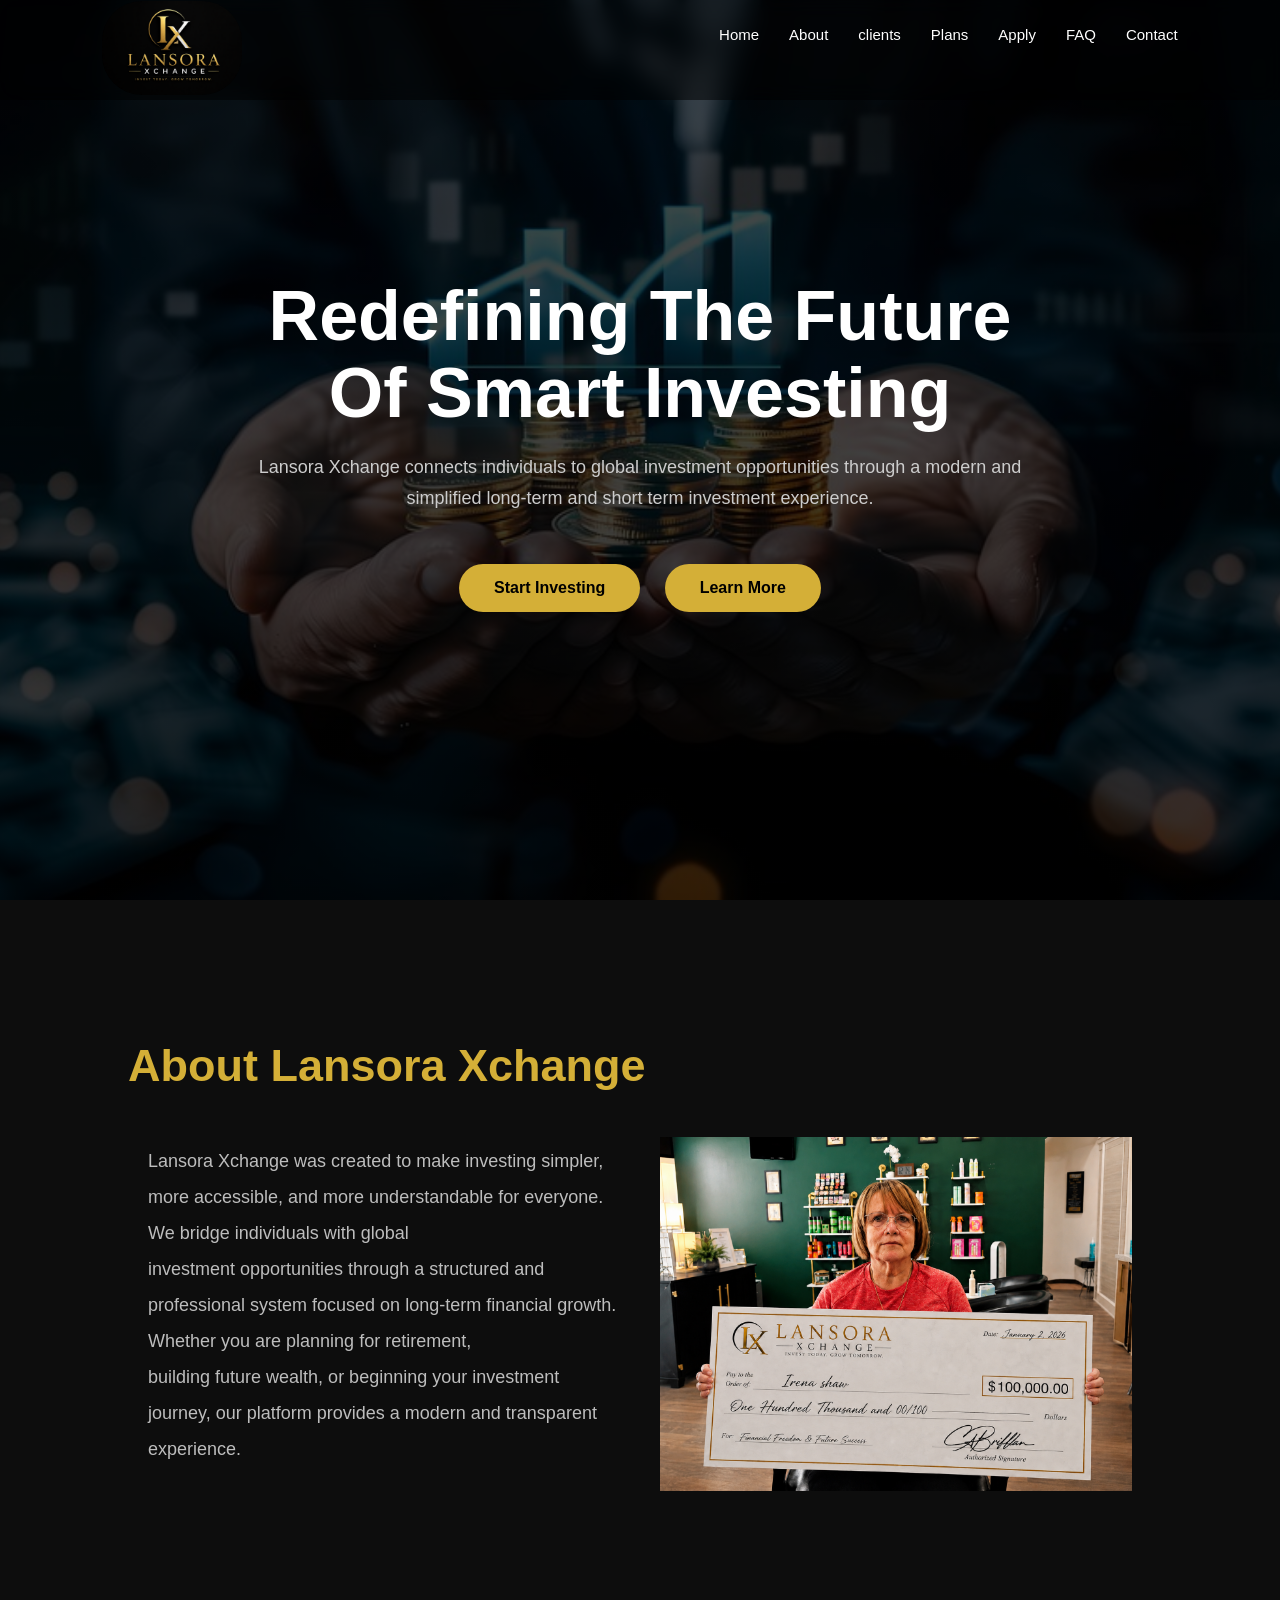
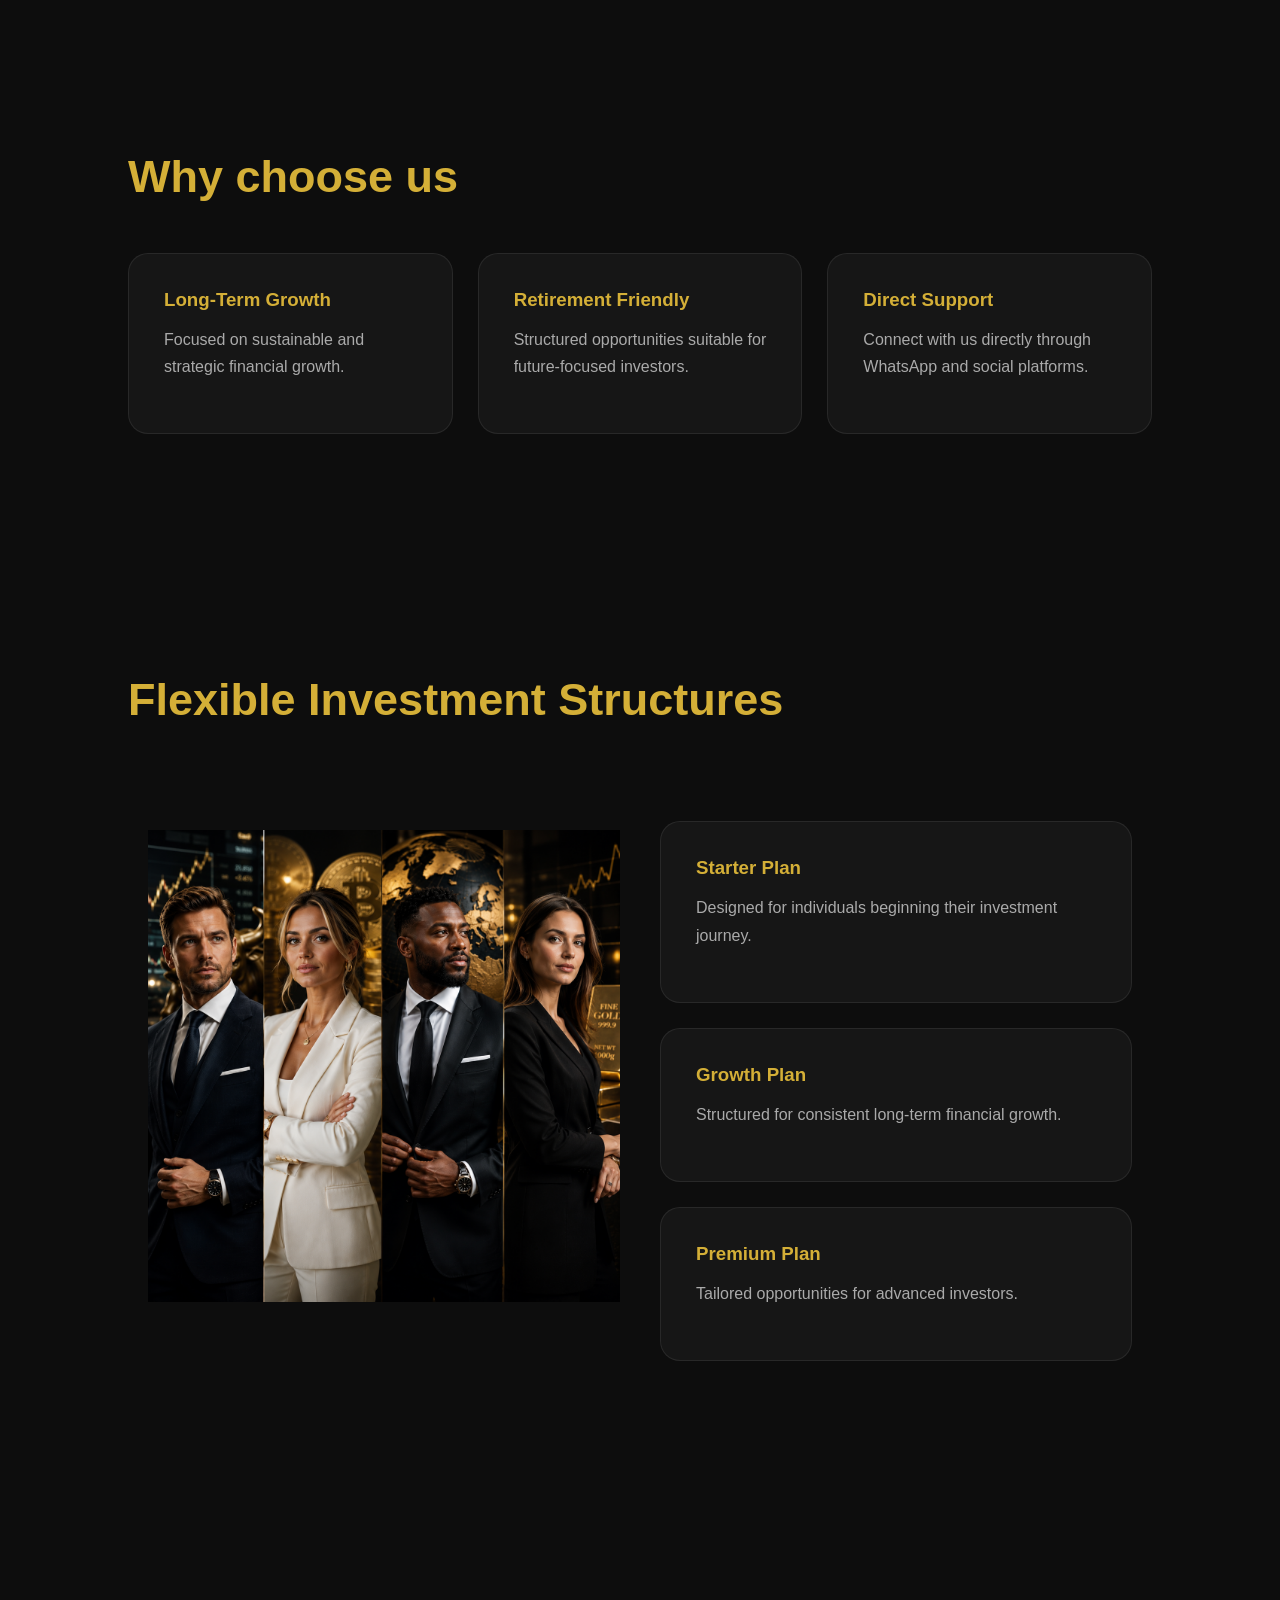
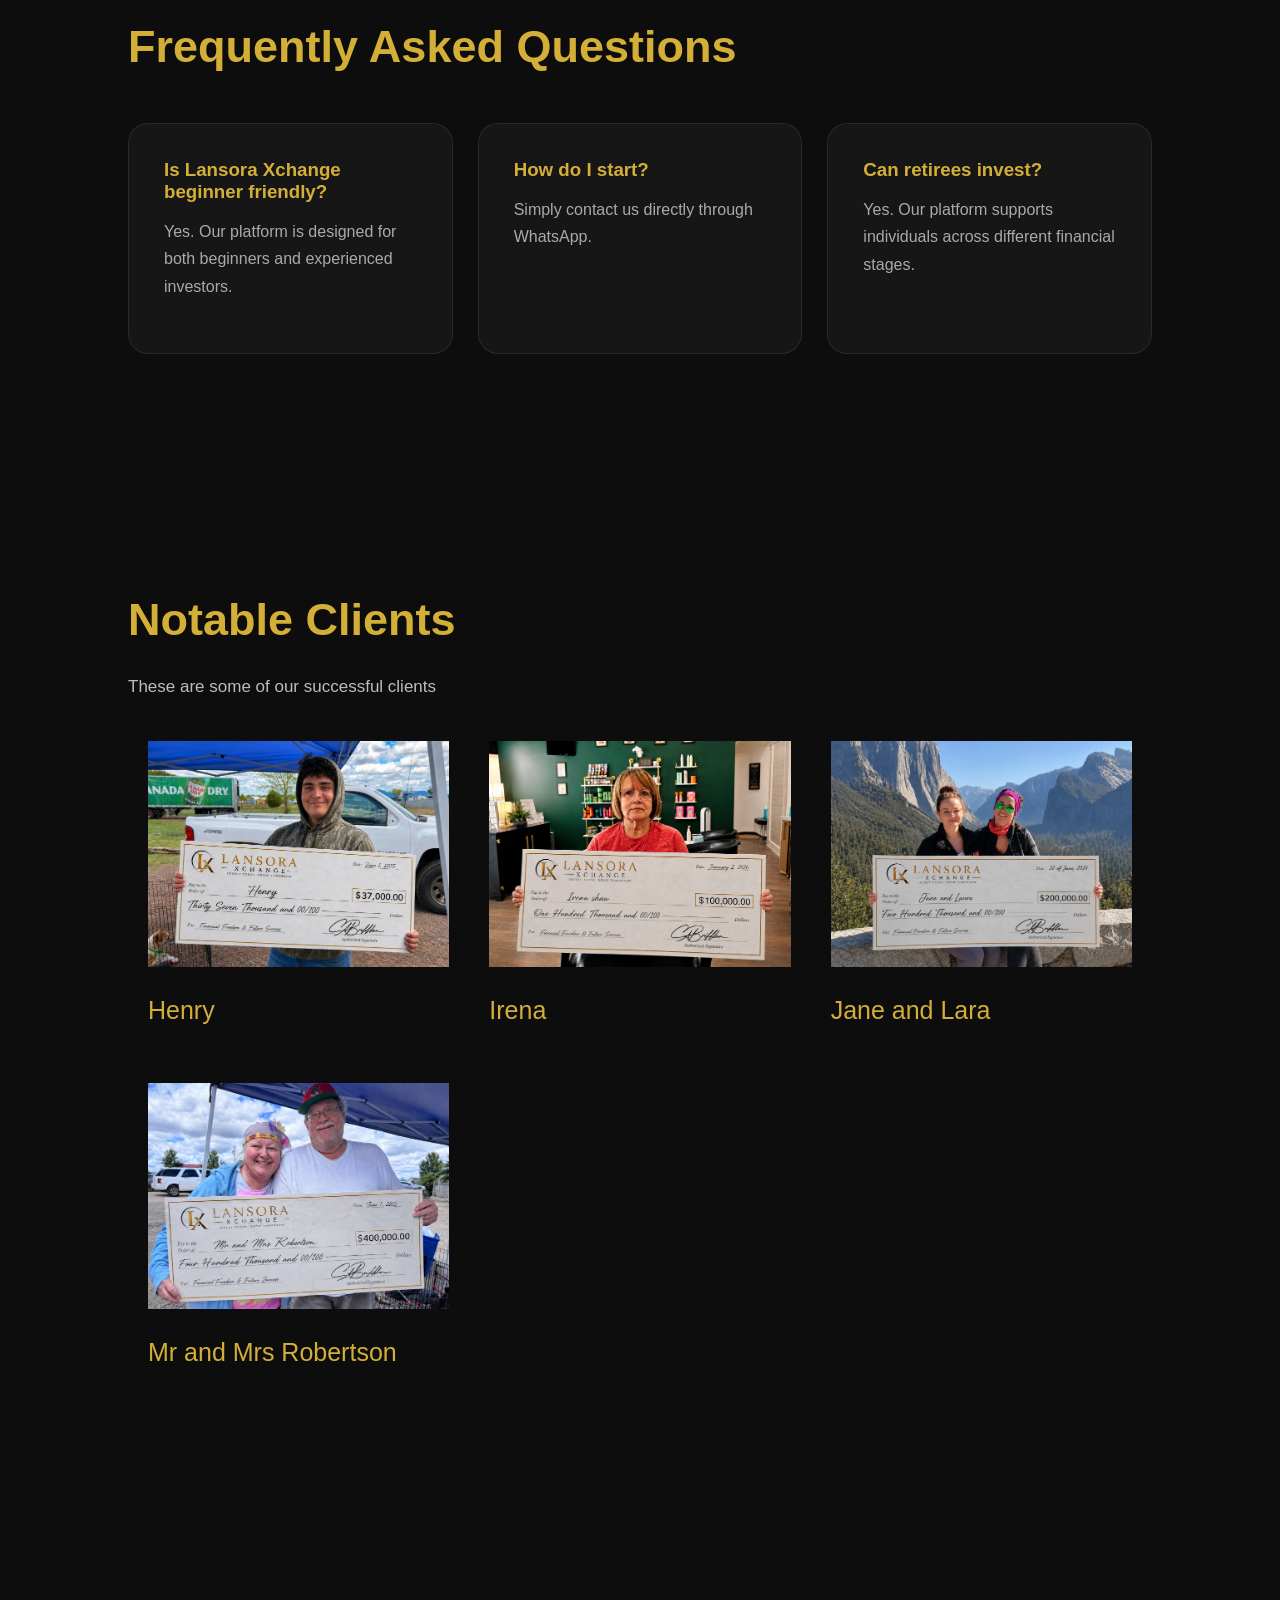
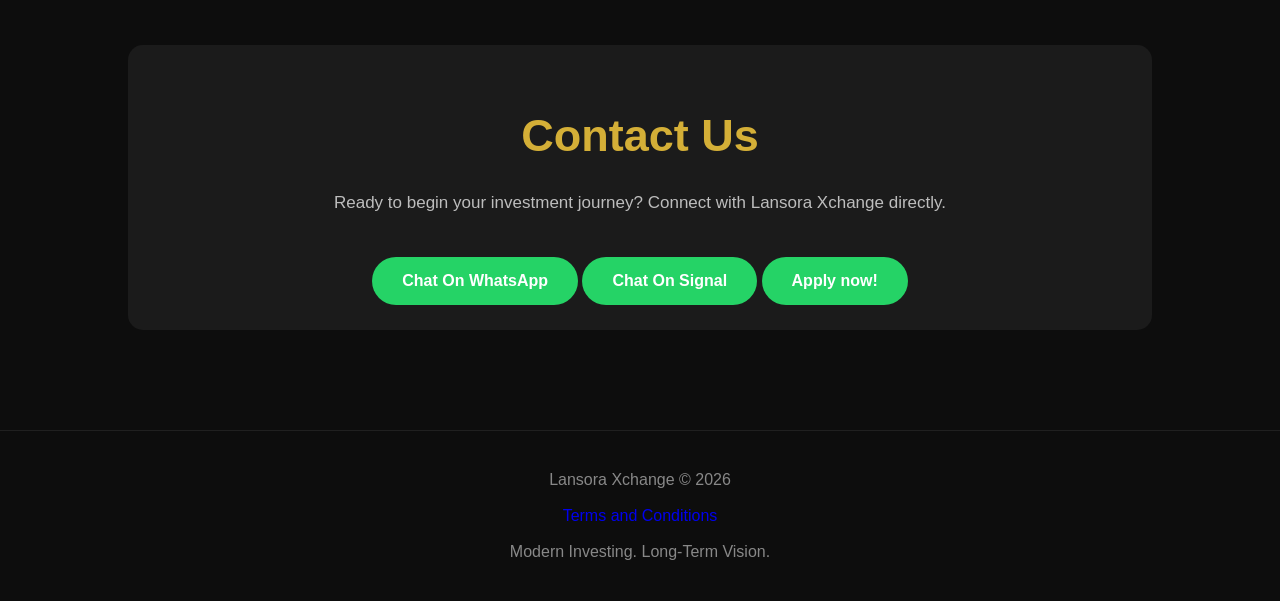
<file: index.html>
<!DOCTYPE html>
<html lang="en">
    <head>
        <meta charset="UTF-8"/>
        <meta name="viewport" content="width=device-width, initial-scale=1.0"/>

        <!--website-->
        <title>Lansora Xchange</title>
        <!-- WEBSITE ICON / TITLE BAR IMAGE -->
        <link rel="icon" type="image/png" href="images/logo.png">

        <!-- CSS -->
        <link rel="stylesheet" href="css/style.css">

        <!--JAVASCRIPT-->
        <script src="js/script.js" defer></script>

        <!-- fonts -->
        <link rel="preconnect" href="https://fonts.googleapis.com">
        <link rel="preconnect" href="https://fonts.gstatic.com" crossorigin>
        <link href="https://fonts.googleapis.com/css2?family=Playfair+Display:wght@600;700&family=Poppins:wght@300;400;500;600&display=swap" rel="stylesheet">
    </head>
    <body>
        <!--NAVBAR-->
        <nav>
            <div class="logo">
                <img src="images/logo.png">
            </div>

            <ul id="nav-links">
                <li><a href="#home">Home</a></li>
                <li><a href="#about">About</a></li>
                <li><a href="#clients">clients</a></li>
                <li><a href="#plans">Plans</a></li>
                <li><a href="apply.html">Apply</a></li>
                <li><a href="#faq">FAQ</a></li>
                <li><a href="#contact">Contact</a></li>
            </ul>

            <!-- HAMBUGGER MENU-->

            <div class="menu-toggle" id="menu-toggle">
                ☰
            </div>

        </nav>

        <!--HERO SECTION-->
        <section class="hero" id="home">
            <div class="hero-content">

                <h1 class="fade-in">
                    Redefining The Future Of Smart Investing
                </h1>

                <p class="fade-in">
                    Lansora Xchange connects individuals
                    to global investment opportunities
                    through a modern and simplified
                    long-term and short term 
                    investment experience.
                </p>

                <a href="apply.html" class="btn">
                    Start Investing
                </a>

                <a href="#about" class="btn">
                    Learn More
                </a>

            </div>
        </section>

        <!--ABOUT-->

        <section id="about">

            <h2 class="section-title">
                About Lansora Xchange
            </h2>

            <div class="section-content">
                <p class="section-text fade-in">
                    Lansora Xchange was created to make
                    investing simpler, more accessible,
                    and more understandable for everyone.
                    We bridge individuals with global

                    <br/>

                    investment opportunities through
                    a structured and professional system
                    focused on long-term financial growth.
                    Whether you are planning for retirement,

                    <br/>

                    building future wealth,
                    or beginning your investment journey,
                    our platform provides a modern
                    and transparent experience.

                </p>
                <div class="section-img">
                    <img src="images/irena.png" alt="about-image">
                </div>

            </div>
             
        </section>

        <!--WHY CHOOSE US-->

        <section>

            <h2 class="section-title">
                Why choose us
            </h2>

            <div class="cards">
            
                <div class="card">
                    <h3 class="fade-in">Long-Term Growth</h3>
                    <p class="fade-in">
                        Focused on sustainable
                        and strategic financial growth.
                    </p>
                </div>

                <div class="card">
                    <h3 class="fade-in">Retirement Friendly</h3>
                    <p class="fade-in">
                        Structured opportunities
                        suitable for future-focused investors.
                    </p>
                </div>

                <div class="card">
                    <h3 class="fade-in">Direct Support</h3>
                    <p class="fade-in">
                        Connect with us directly
                        through WhatsApp and social platforms.
                    </p>
                </div>
            </div>

        </section>

         <!-- INVESTMENT PLANS -->

        <section id="plans">

            <h2 class="section-title">
                Flexible Investment Structures
            </h2>

            <div class="section-content">
                <div class="section-img">
                    <img src="images/realpeople.png" alt="">
                </div>

                <div class="cards">

                    <div class="card">
                        <h3>Starter Plan</h3>
                        <p class="fade-in">
                            Designed for individuals
                            beginning their investment journey.
                        </p>
                    </div>

                    <div class="card">
                        <h3>Growth Plan</h3>
                        <p class="fade-in">
                            Structured for consistent
                            long-term financial growth.
                        </p>
                    </div>

                    <div class="card">
                        <h3>Premium Plan</h3>
                        <p class="fade-in">
                            Tailored opportunities
                            for advanced investors.
                        </p>
                    </div>

                </div>
            </div>

        </section>

        <!-- FAQ -->

        <section id="faq">

            <h2 class="section-title">
                Frequently Asked Questions
            </h2>

            <div class="cards">

                <div class="card">
                    <h3 class="fade-in">Is Lansora Xchange beginner friendly?</h3>
                    <p class="fade-in">
                        Yes. Our platform is designed
                        for both beginners and experienced investors.
                    </p>
                </div>

                <div class="card">
                    <h3 class="fade-in">How do I start?</h3>
                    <p class="fade-in">
                        Simply contact us directly
                        through WhatsApp.
                    </p>
                </div>

                <div class="card">
                    <h3 class="fade-in">Can retirees invest?</h3>
                    <p class="fade-in">
                        Yes. Our platform supports
                        individuals across different financial stages.
                    </p>
                </div>

            </div>

        </section>

        <!--OUR CLINTS-->

        <section id="clients">

            <h2 class="section-title">
                Notable Clients
            </h2>

            <p class="section-text">
                These are some of our successful clients
            </p>

            <div class="clients-box">
                <span id="clien1" class="client">
                    <img src="images/henry.png" alt="client1">
                    <p class="client-name">Henry</p>
                </span>

                <span id="clien2" class="client">
                    <img src="images/irena.png" alt="clien2">
                    <p class="client-name">Irena</p>
                </span>

                <span id="clien3" class="client">
                    <img src="images/janeandlara.png" alt="clien3">
                    <p class="client-name">Jane and Lara</p>
                </span>

                <span id="clien4" class="client">
                    <img src="images/mandsrobert.png" alt="clien4">
                    <p class="client-name">Mr and Mrs Robertson</p>
                </span>
            </div>

        </section>

        <!-- CONTACT -->

        <section id="contact">

            <div class="contact-box">

                <h2 class="section-title">
                    Contact Us
                </h2>

                <p class="section-text">

                    Ready to begin your investment journey?
                    Connect with Lansora Xchange directly.

                </p>

                <!-- WHATSAPP BUTTON -->

                <a href="https://wa.me/+14703602782" target="_blank">

                    Chat On WhatsApp

                </a>


                 <!-- SIGNAL BUTTON -->
                  

                <a href="https://signal.me/#p/+15402775680" target="_blank">

                    Chat On Signal


                </a>

                <!-- action BUTTON -->

                <a href="apply.html" target="_blank">

                    Apply now!

                </a>

            </div>

        </section>

        <!-- FOOTER -->

        <footer>

            Lansora Xchange © 2026 <br><br>

            <p class="terms"><a href="terms.html">Terms and Conditions</a></p>

            Modern Investing. Long-Term Vision.

        </footer>
        
    </body>

</html>
</file>
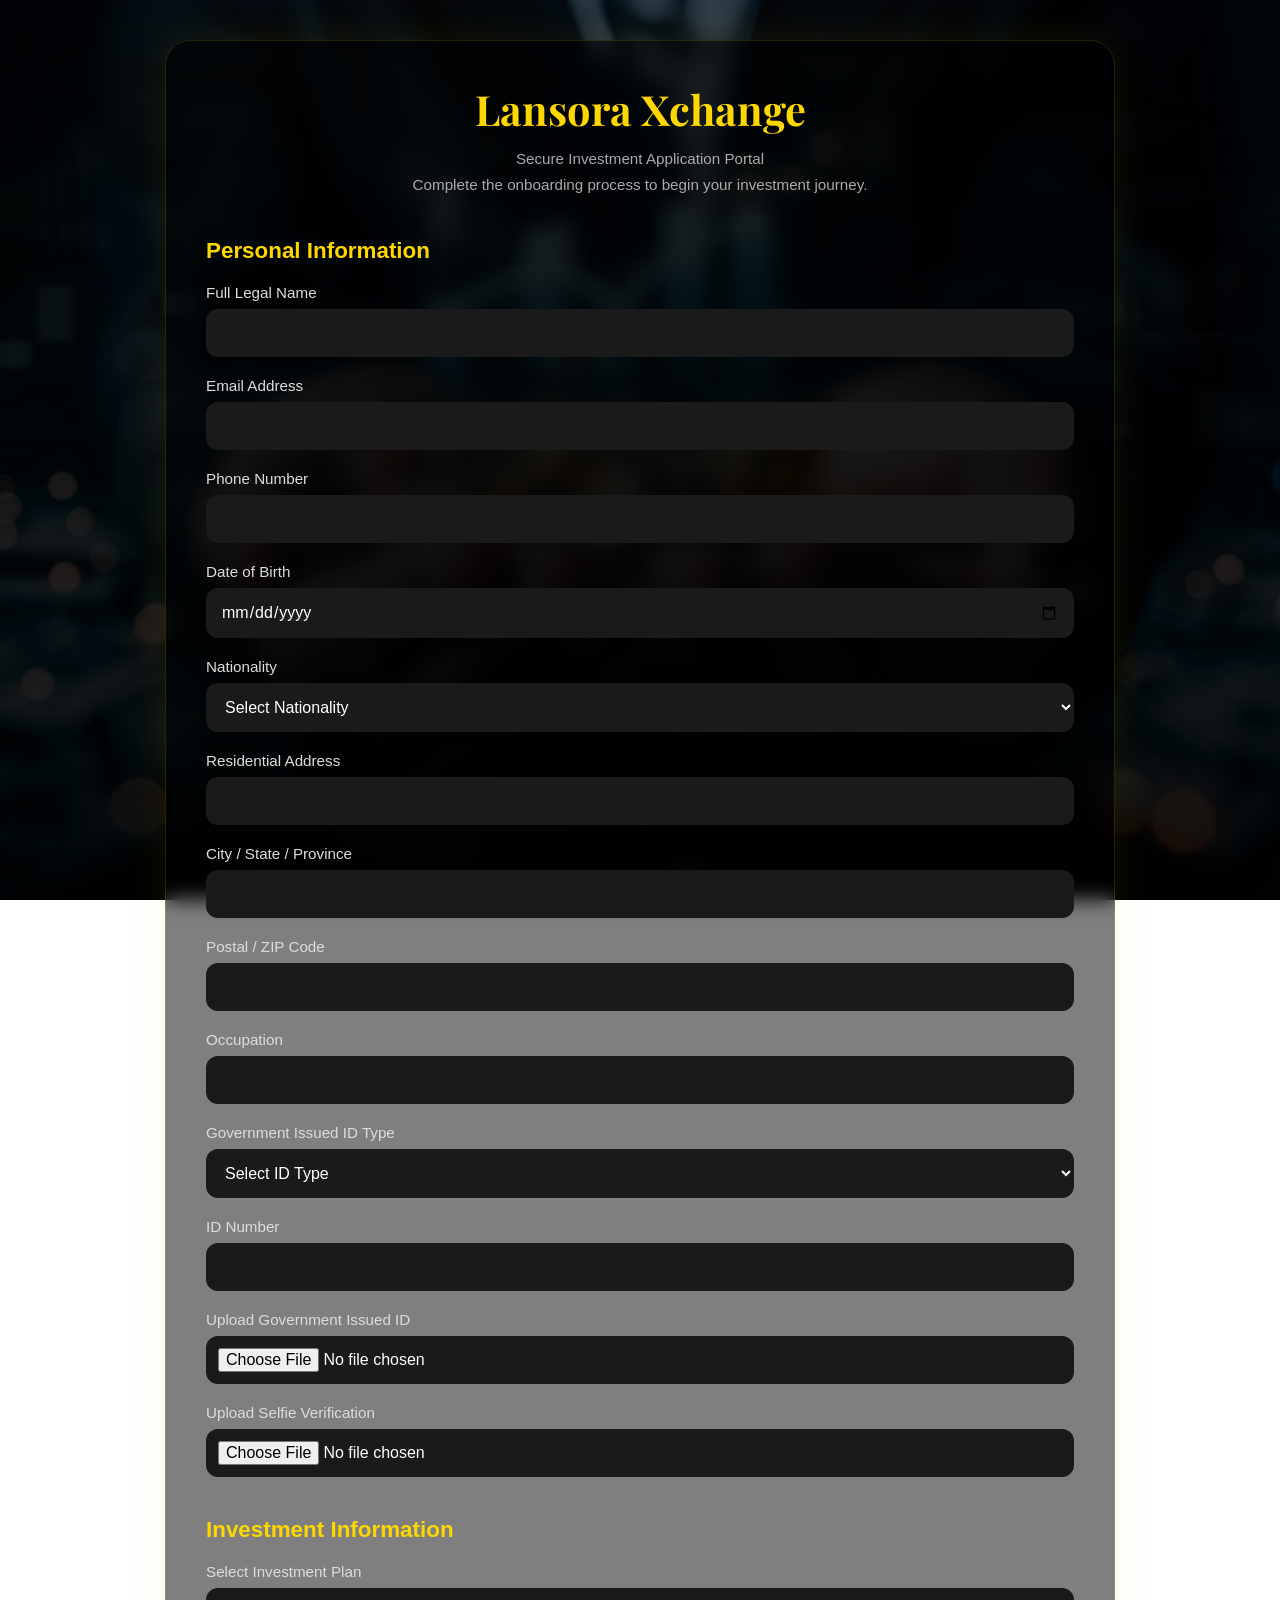
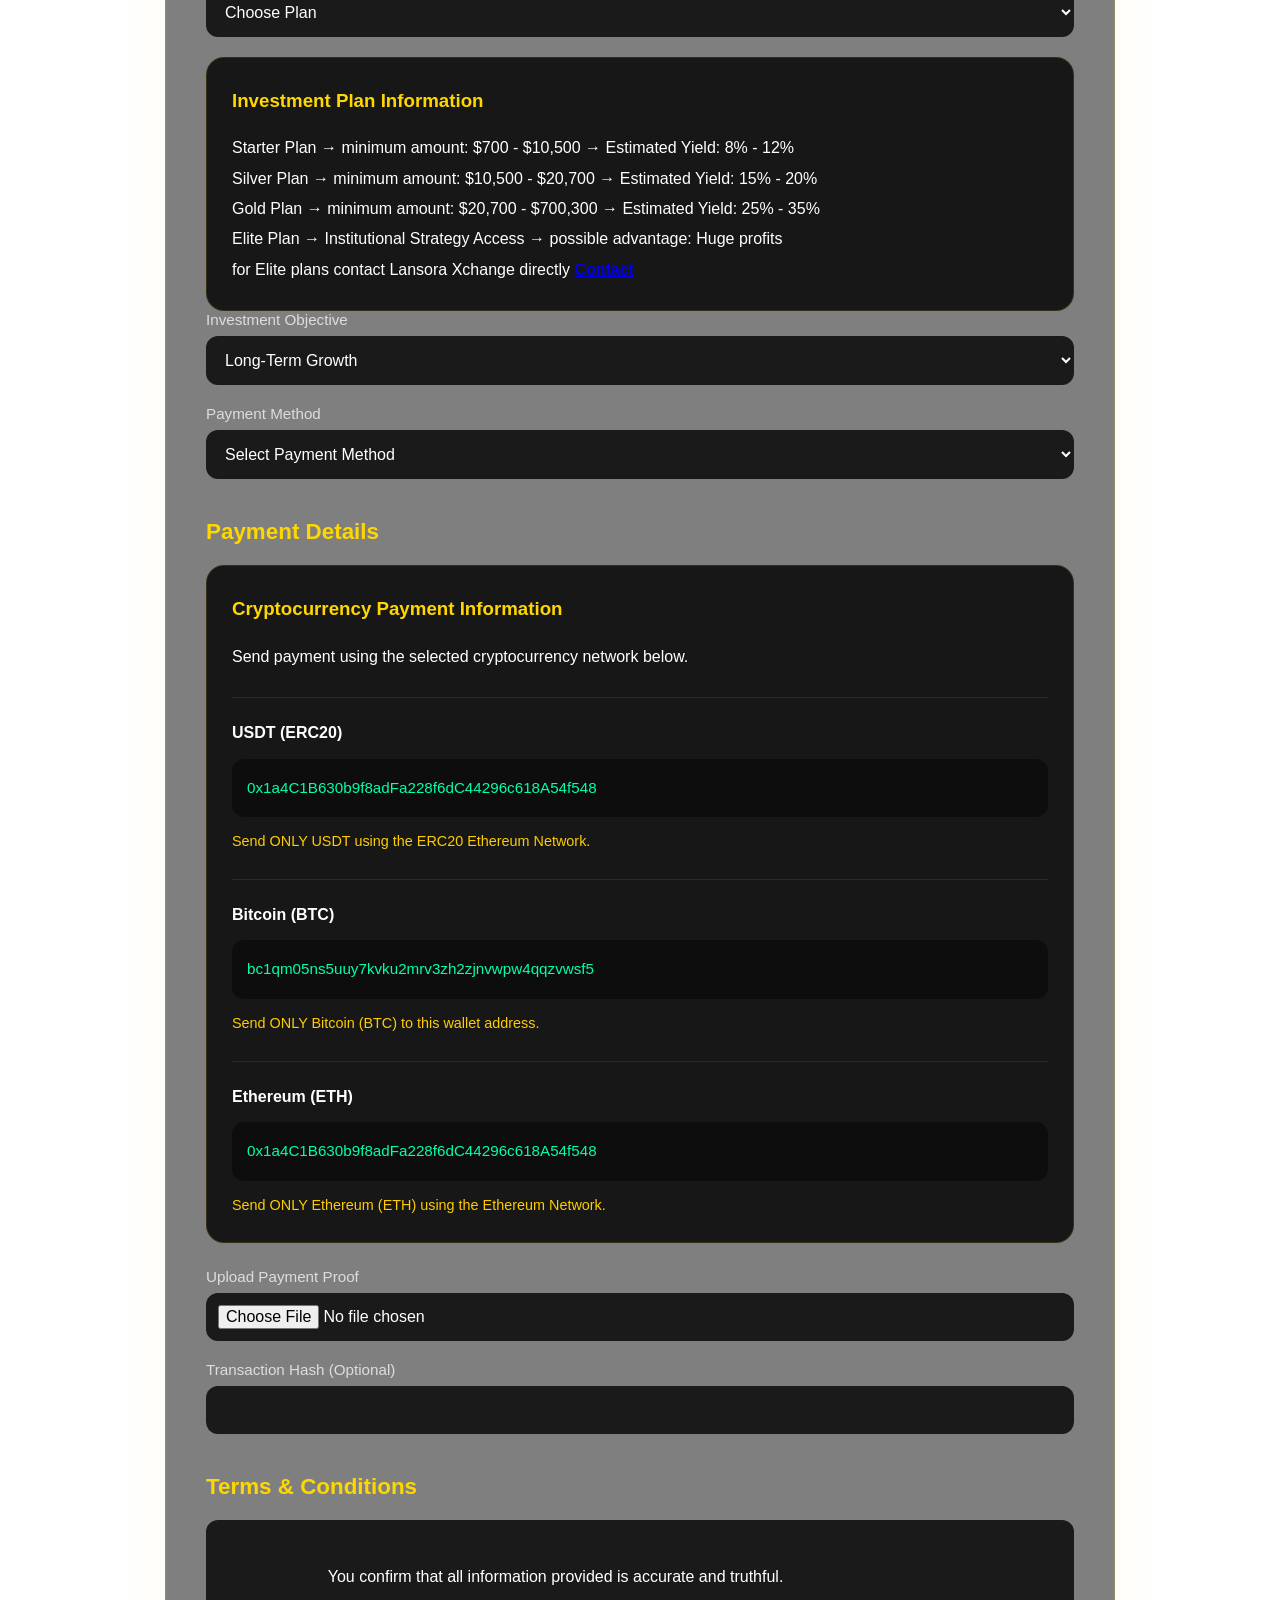
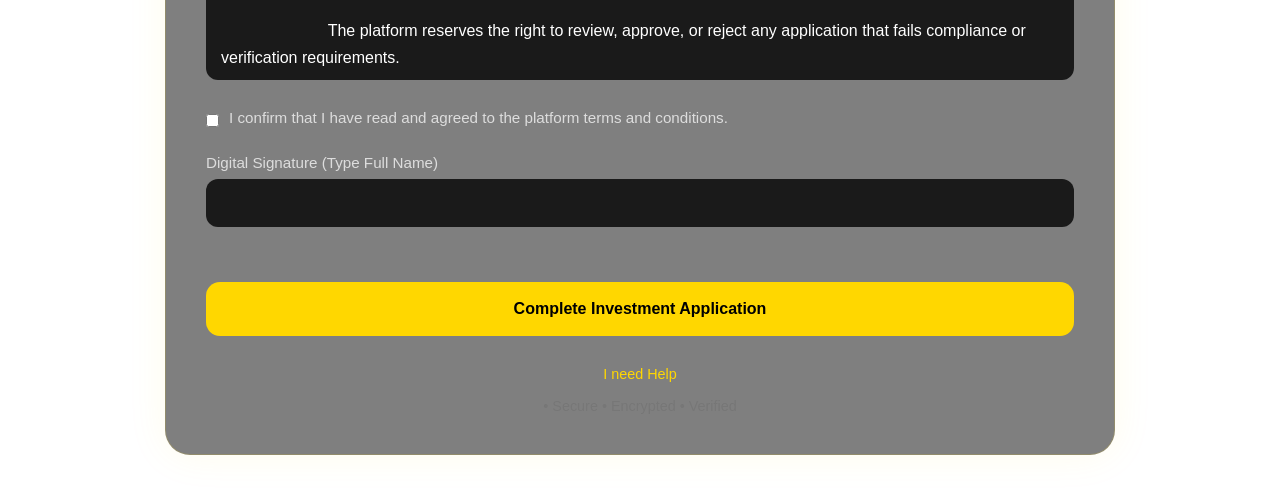
<file: apply.html>
<!DOCTYPE html>
<html>
     <head>
        <meta charset="UTF-8"/>
        <meta name="viewport" content="width=device-width, initial-scale=1.0"/>

        <!--website-->
        <title>Lansora Xchange Application</title>
        <!-- WEBSITE ICON / TITLE BAR IMAGE -->
        <link rel="icon" type="image/png" href="images/logo.png">

        <!-- CSS -->
        <link rel="stylesheet" href="css/apply.css">

        <!--JAVASCRIPT-->
        <script src="js/script.js" defer></script>

        <!-- fonts -->
        <link rel="preconnect" href="https://fonts.googleapis.com">
        <link rel="preconnect" href="https://fonts.gstatic.com" crossorigin>
        <link href="https://fonts.googleapis.com/css2?family=Playfair+Display:wght@600;700&family=Poppins:wght@300;400;500;600&display=swap" rel="stylesheet">
    </head>
    <body>
         <div class="container">

            <!-- HEADER -->
            <div class="top-section">

                <h1>Lansora Xchange</h1>

                <p>
                    Secure Investment Application Portal <br>
                    Complete the onboarding process to begin your investment journey.
                </p>

            </div>


            <!-- FORM START -->
            <form
                name="investment-application"
                method="POST"
                action="/submission.html"
                data-netlify="true"
                enctype="multipart/form-data"
            >
                <!-- REQUIRED FOR NETLIFY FORMS -->
                <input
                    type="hidden"
                    name="form-name"
                    value="investment-application"
                >

                <!-- REDIRECT -->
 

                <!-- PERSONAL INFORMATION -->
                <h2>Personal Information</h2>

                <div class="input-group">
                    <label>Full Legal Name</label>
                    <input type="text" name="fullname" required>
                </div>

                <div class="input-group">
                    <label>Email Address</label>
                    <input type="email" name="email" required>
                </div>

                <div class="input-group">
                    <label>Phone Number</label>
                    <input type="tel" name="phone" required>
                </div>

                <div class="input-group">
                    <label>Date of Birth</label>
                    <input type="date" name="dob" required>
                </div>

                <div class="input-group">
                    <label>Nationality</label>

                    <select name="nationality" required>

                        <option value="">Select Nationality</option>

                        <option>United States</option>
                        <option>United Kingdom</option>
                        <option>Canada</option>
                        <option>Germany</option>
                        <option>France</option>
                        <option>Italy</option>
                        <option>Spain</option>
                        <option>Netherlands</option>
                        <option>Australia</option>
                        <option>Nigeria</option>
                        <option>South Africa</option>
                        <option>Ghana</option>
                        <option>Kenya</option>
                        <option>India</option>
                        <option>China</option>
                        <option>Japan</option>
                        <option>Brazil</option>
                        <option>Mexico</option>
                        <option>Saudi Arabia</option>
                        <option>United Arab Emirates</option>
                        <option>Other</option>

                    </select>
                </div>

                <div class="input-group">
                    <label>Residential Address</label>
                    <input type="text" name="address" required>
                </div>

                <div class="input-group">
                    <label>City / State / Province</label>
                    <input type="text" name="city_state" required>
                </div>

                <div class="input-group">
                    <label>Postal / ZIP Code</label>
                    <input type="text" name="postal_code" required>
                </div>

                <div class="input-group">
                    <label>Occupation</label>
                    <input type="text" name="occupation">
                </div>

                <div class="input-group">
                    <label>Government Issued ID Type</label>

                    <select name="id_type" required>

                        <option value="">Select ID Type</option>

                        <option>International Passport</option>
                        <option>National ID Card</option>
                        <option>Driver's License</option>

                    </select>
                </div>

                <div class="input-group">
                    <label>ID Number</label>
                    <input type="text" name="id_number" required>
                </div>

                <div class="input-group">
                    <label>Upload Government Issued ID</label>
                    <input type="file" name="id_upload" required>
                </div>

                <div class="input-group">
                    <label>Upload Selfie Verification</label>
                    <input type="file" name="selfie_upload" required>
                </div>


                <!-- INVESTMENT INFORMATION -->
                <h2>Investment Information</h2>

                <div class="input-group">

                    <label>Select Investment Plan</label>

                    <select name="investment_plan" required>

                        <option value="">Choose Plan</option>

                        <option>Starter Plan</option>
                        <option>Silver Plan</option>
                        <option>Gold Plan</option>
                        <option>Elite Plan</option>

                    </select>

                </div>

                <div class="plan-box">

                    <h3>Investment Plan Information</h3>

                    <p>
                        Starter Plan → minimum amount: $700 - $10,500 → Estimated Yield: 8% - 12% <br>
                        Silver Plan → minimum amount: $10,500 - $20,700 → Estimated Yield: 15% - 20% <br>
                        Gold Plan → minimum amount: $20,700 - $700,300 → Estimated Yield: 25% - 35% <br>
                        Elite Plan → Institutional Strategy Access → possible advantage: Huge profits<br>
                        for Elite plans contact Lansora Xchange directly <strong><a href="index.html#contact" target="_blank">Contact</a></strong>
                    </p>

                </div>

                <div class="input-group">

                    <label>Investment Objective</label>

                    <select name="investment_objective">

                        <option>Long-Term Growth</option>
                        <option>Passive Income</option>
                        <option>Capital Preservation</option>
                        <option>Portfolio Diversification</option>

                    </select>

                </div>


                <!-- PAYMENT METHOD -->
                <div class="input-group">

                    <label>Payment Method</label>

                    <select name="payment_method" required>

                        <option value="">Select Payment Method</option>

                        <option>USDT (ERC20)</option>
                        <option>Bitcoin (BTC)</option>
                        <option>Ethereum (ETH)</option>

                    </select>

                </div>


                <!-- PAYMENT DETAILS -->
                <h2>Payment Details</h2>

                <div class="plan-box">

                    <h3>Cryptocurrency Payment Information</h3>

                    <p>
                        Send payment using the selected cryptocurrency network below.
                    </p>

                    <!-- USDT -->
                    <div class="wallet-box">

                        <h4>USDT (ERC20)</h4>

                        <div class="wallet-address">
                            0x1a4C1B630b9f8adFa228f6dC44296c618A54f548
                        </div>

                        <p class="warning">
                            Send ONLY USDT using the ERC20 Ethereum Network.
                        </p>

                    </div>


                    <!-- BTC -->
                    <div class="wallet-box">

                        <h4>Bitcoin (BTC)</h4>

                        <div class="wallet-address">
                            bc1qm05ns5uuy7kvku2mrv3zh2zjnvwpw4qqzvwsf5
                        </div>

                        <p class="warning">
                            Send ONLY Bitcoin (BTC) to this wallet address.
                        </p>

                    </div>


                    <!-- ETH -->
                    <div class="wallet-box">

                        <h4>Ethereum (ETH)</h4>

                        <div class="wallet-address">
                            0x1a4C1B630b9f8adFa228f6dC44296c618A54f548
                        </div>

                        <p class="warning">
                            Send ONLY Ethereum (ETH) using the Ethereum Network.
                        </p>

                    </div>

                </div>

                <div class="input-group" style="margin-top:25px;">
                    <label>Upload Payment Proof</label>
                    <input type="file" name="payment_proof" required>
                </div>

                <div class="input-group">
                    <label>Transaction Hash (Optional)</label>
                    <input type="text" name="transaction_hash">
                </div>


                <!-- TERMS -->
                <h2>Terms & Conditions</h2>

                <div class="input-group">

                    <textarea readonly>

                        You confirm that all information provided is accurate and truthful.

                        The platform reserves the right to review, approve, or reject any application that fails compliance or verification requirements.

                        All submitted information is handled securely and used strictly for onboarding and verification purposes.
                    </textarea>

                </div>

                <div class="checkbox">

                    <input type="checkbox" required>

                    <label>
                        I confirm that I have read and agreed to the platform terms and conditions.
                    </label>

                </div>

                <div class="input-group" style="margin-top:20px;">
                    <label>Digital Signature (Type Full Name)</label>
                    <input type="text" name="signature" required>
                </div>


                <!-- SUBMIT BUTTON -->
                <button class="submit-btn" type="submit">
                    Complete Investment Application
                </button>

            </form>


            <!-- FOOTER -->
            <div class="footer">
               <p><a href="index.html#contact">I need Help</a></p> <br/> • Secure • Encrypted • Verified
            </div>

        </div>

    </body>
</html>
</file>
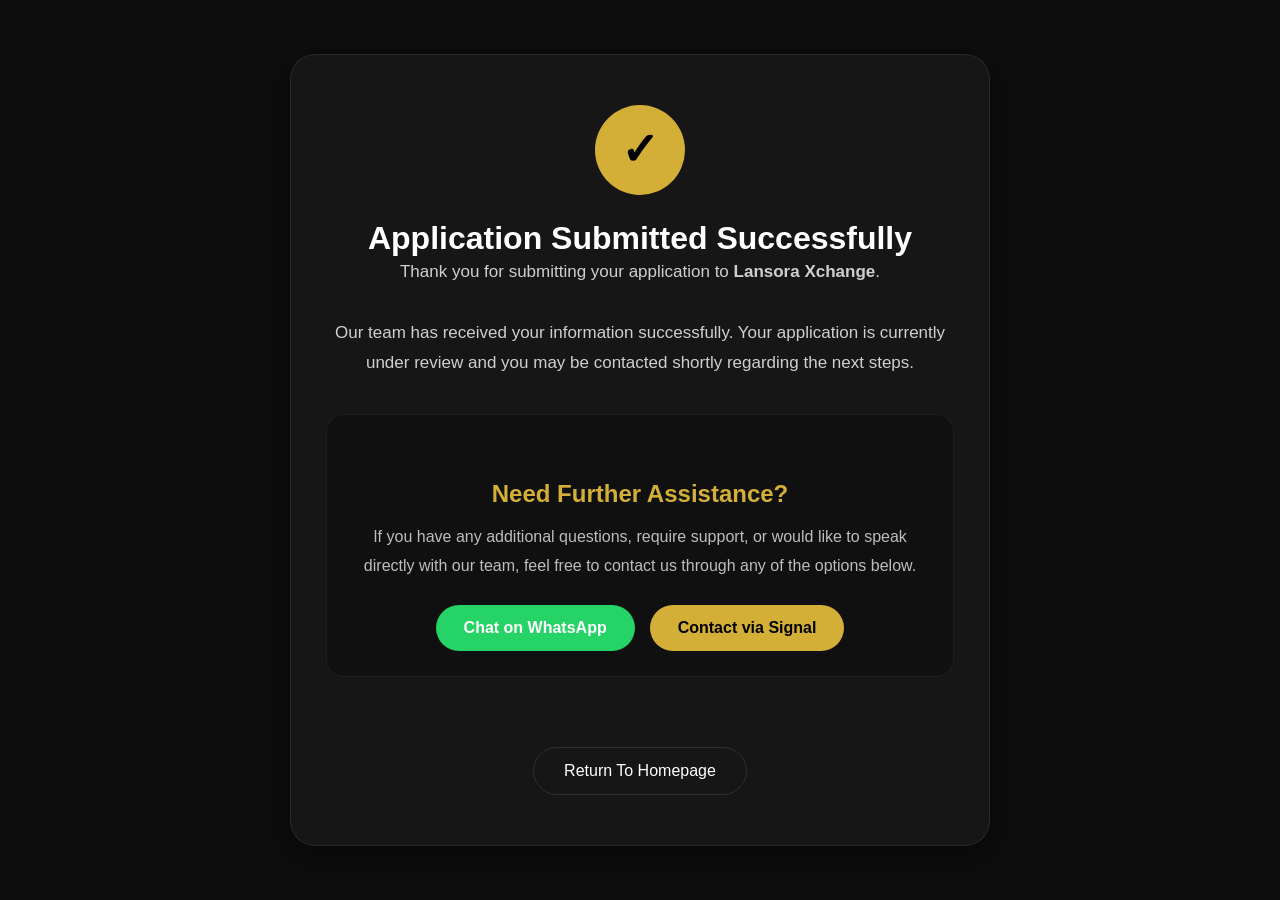
<file: Submission.html>
<!DOCTYPE html>
<html>
    <head>
        <meta charset="UTF-8"/>
        <meta name="viewport" content="width=device-width, initial-scale=1.0"/>

        <!--website-->
        <title>Lansora Xchange submission</title>
        <!-- WEBSITE ICON / TITLE BAR IMAGE -->
        <link rel="icon" type="image/png" href="images/logo.png">

        <!-- CSS -->
        <link rel="stylesheet" href="css/style.css">

        <!--JAVASCRIPT-->
        <script src="js/script.js" defer></script>

        <!-- fonts -->
        <link rel="preconnect" href="https://fonts.googleapis.com">
        <link rel="preconnect" href="https://fonts.gstatic.com" crossorigin>
        <link href="https://fonts.googleapis.com/css2?family=Playfair+Display:wght@600;700&family=Poppins:wght@300;400;500;600&display=swap" rel="stylesheet">
    </head>
    <body>
        <div class="cont">
            <div class="success-container">

                <div class="check-icon">
                    ✓
                </div>

                <h1>
                    Application Submitted Successfully
                </h1>

                <p class="message">

                    Thank you for submitting your application to 
                    <strong>Lansora Xchange</strong>.

                    <br><br>

                    Our team has received your information successfully.
                    Your application is currently under review and
                    you may be contacted shortly regarding the next steps.

                </p>

                <div class="info-box">

                    <h2>
                        Need Further Assistance?
                    </h2>

                    <p>

                        If you have any additional questions,
                        require support, or would like to speak
                        directly with our team, feel free to contact us
                        through any of the options below.

                    </p>

                    <div class="contact-links">

                        <a href="https://wa.me/+14703602782"
                        target="_blank"
                        class="whatsapp">

                            Chat on WhatsApp

                        </a>

                        <a href="https://signal.me/#p/+15402775680" target="_blank"
                            class="signal">

                            Contact via Signal

                        </a>

                    </div>

                </div>

                <a href="index.html#home" class="back-home">
                    Return To Homepage
                </a>

            </div>
        </div>

    </body>
</html>
</file>
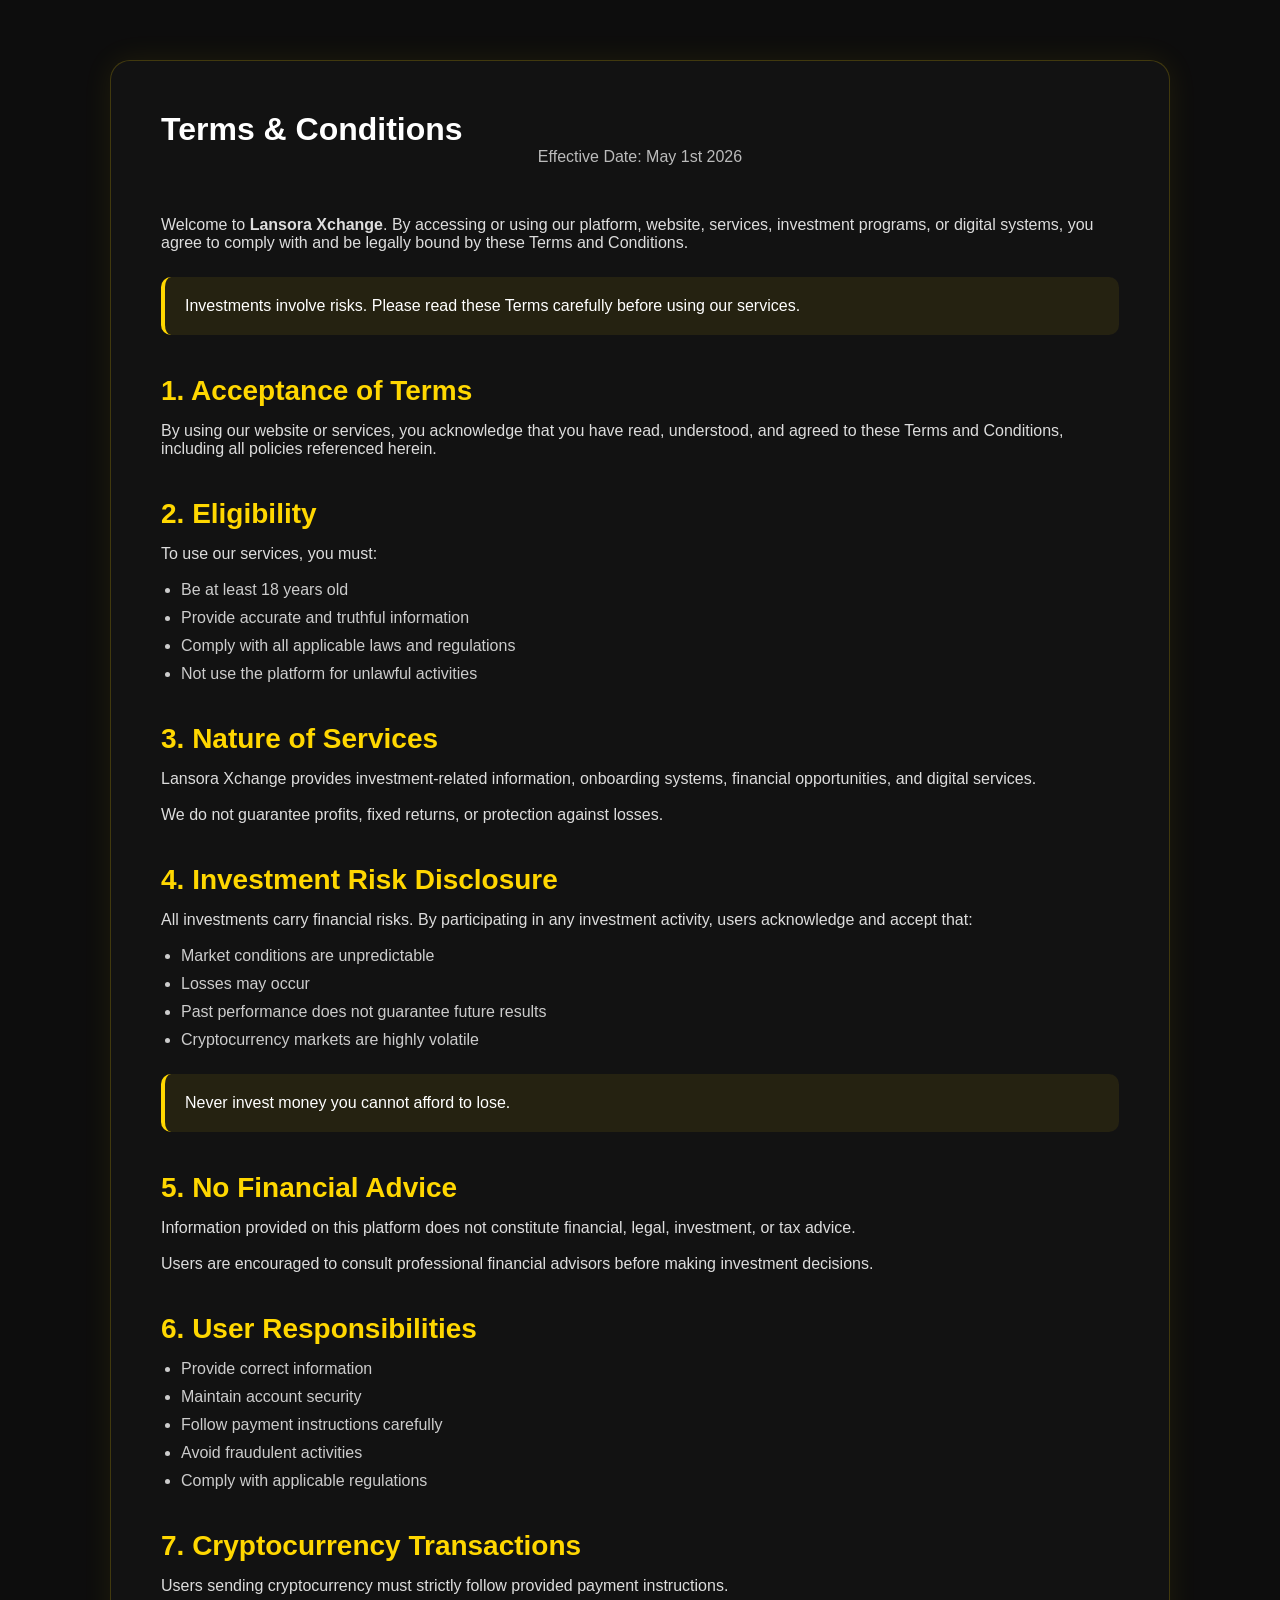
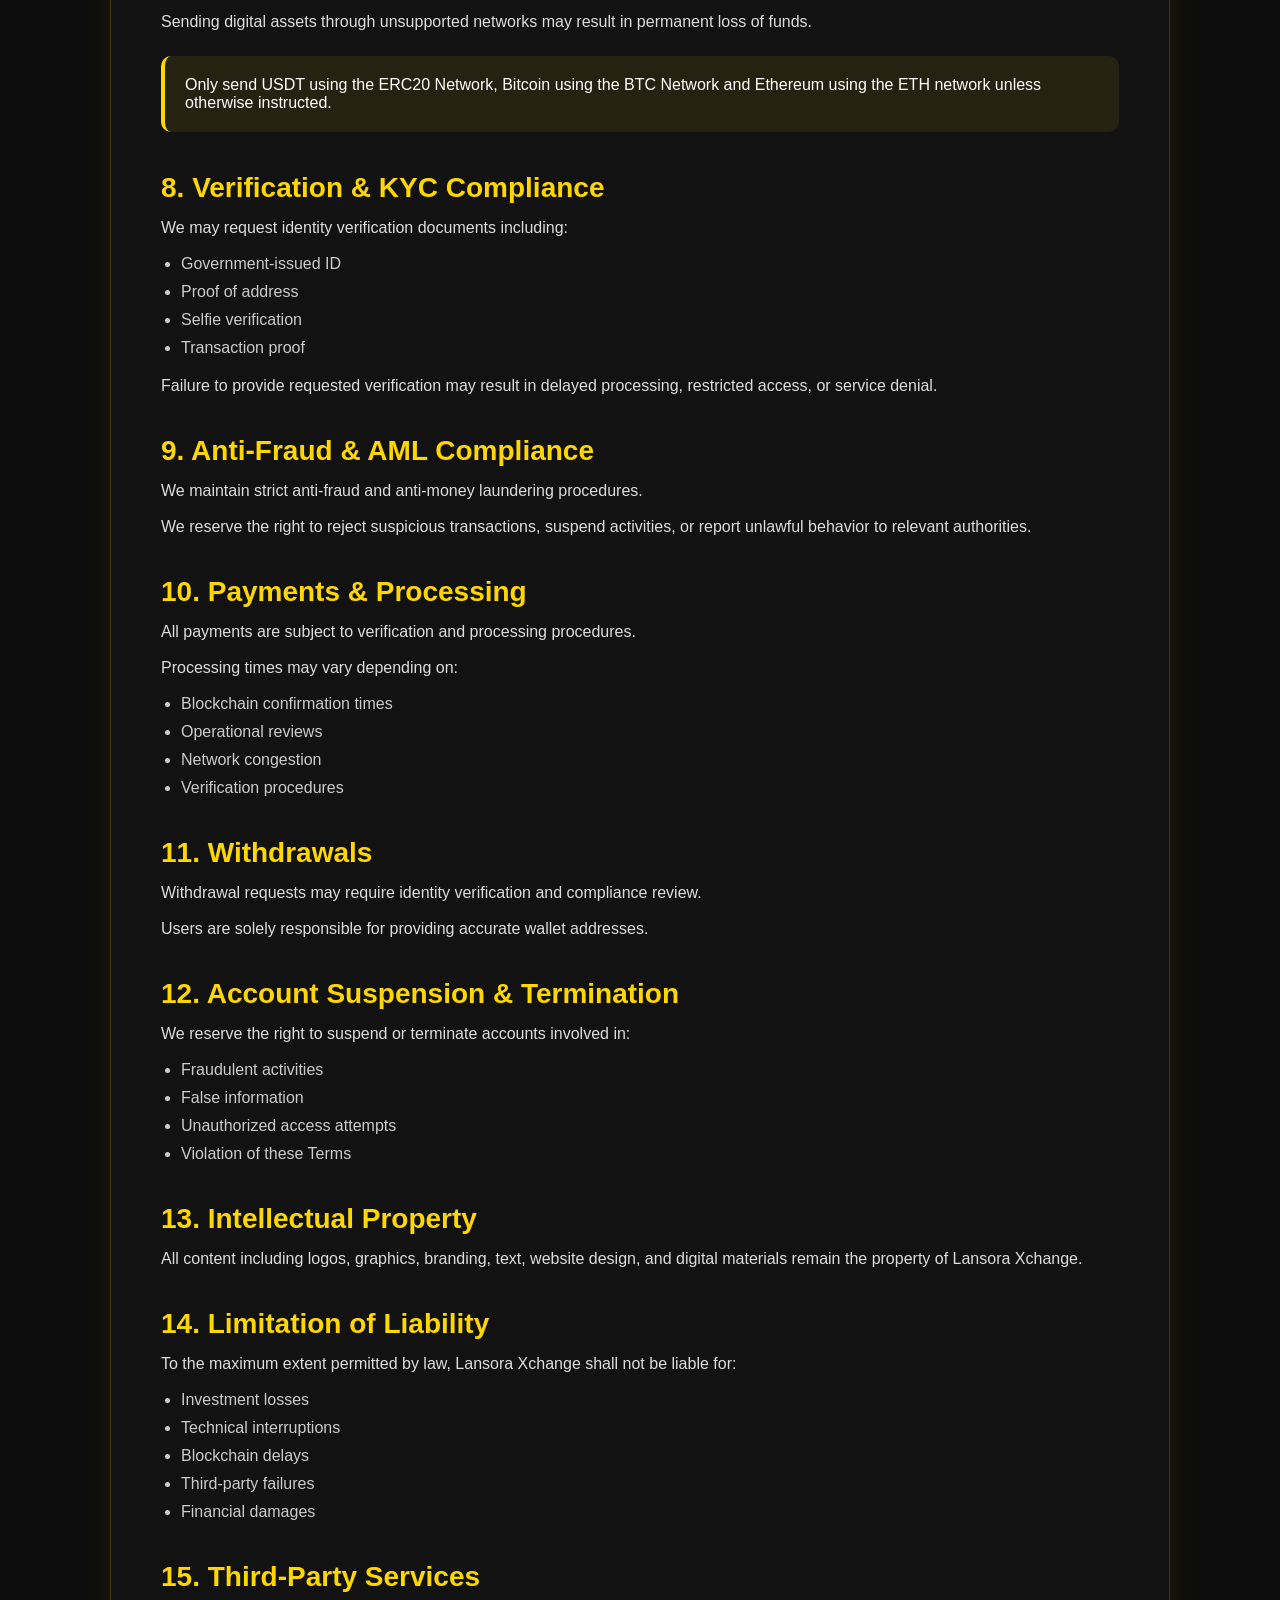
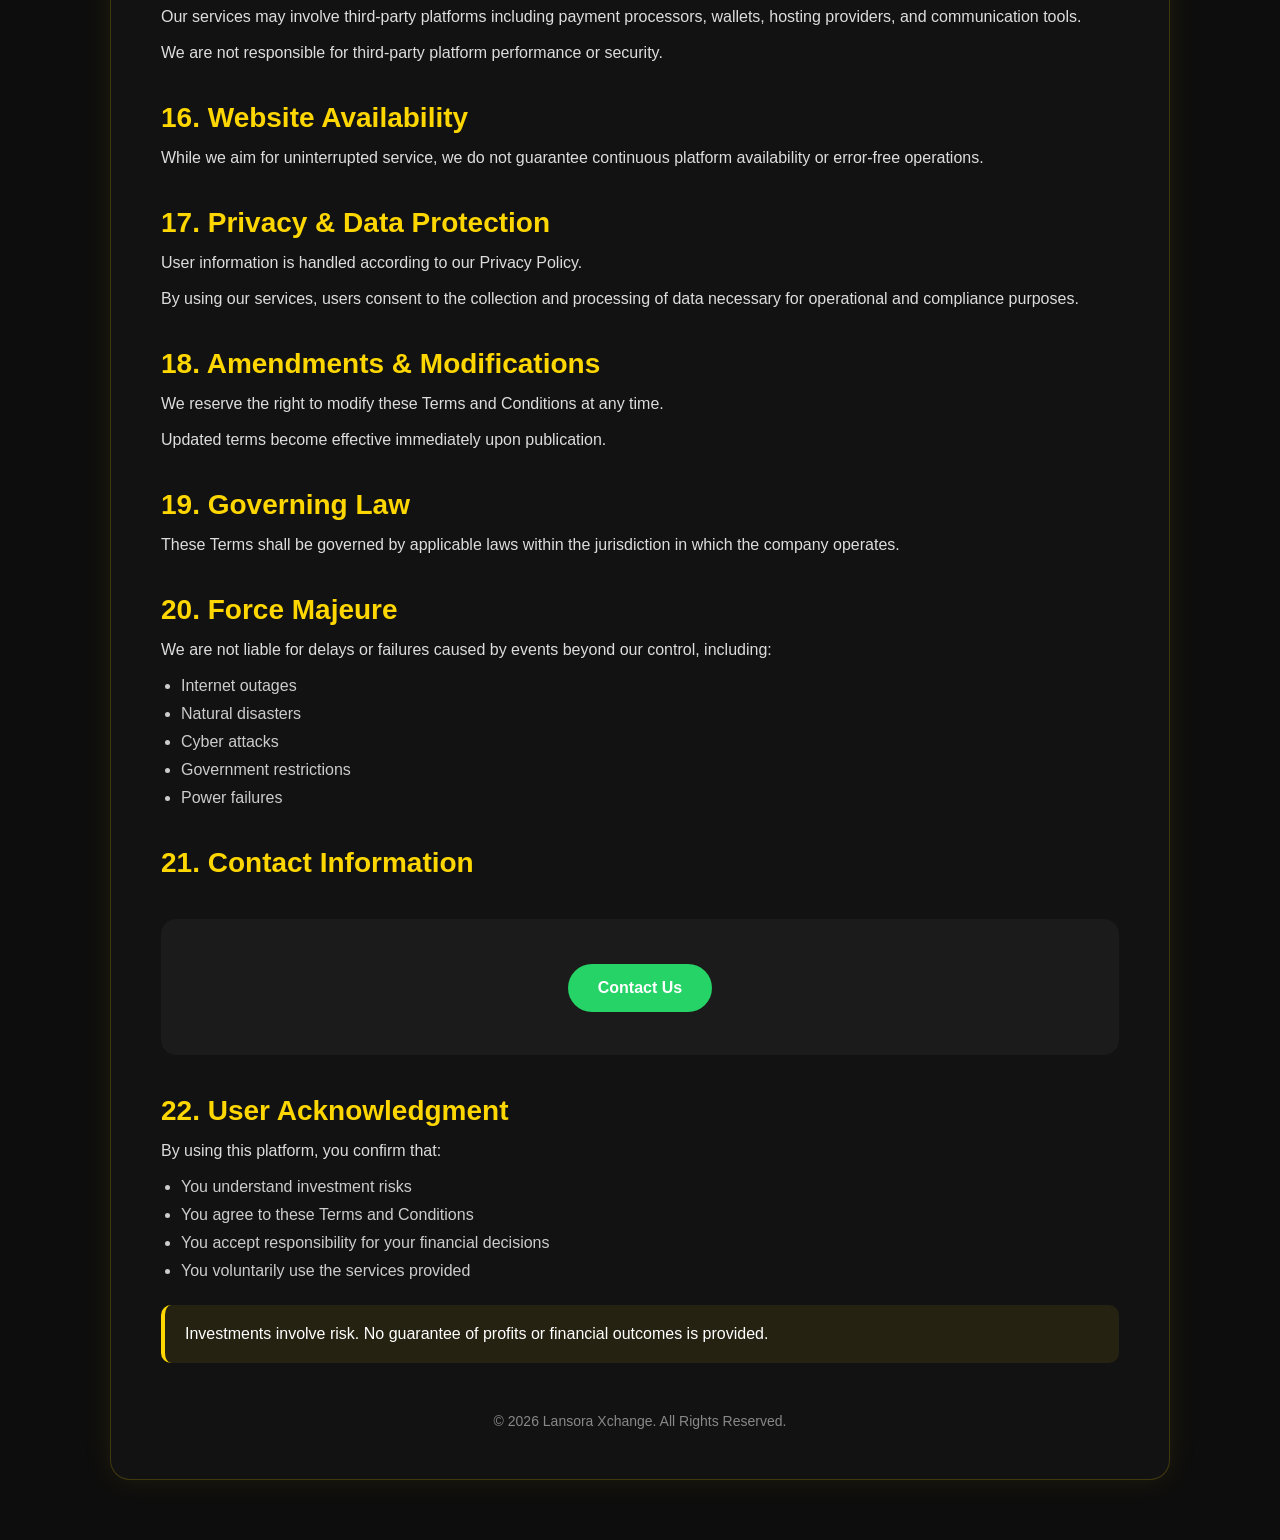
<file: terms.html>
<!DOCTYPE html>
<html>
    <head>
        <meta charset="UTF-8"/>
        <meta name="viewport" content="width=device-width, initial-scale=1.0"/>

        <!--website-->
        <title>Lansora Xchange terms and condition</title>
        <!-- WEBSITE ICON / TITLE BAR IMAGE -->
        <link rel="icon" type="image/png" href="images/logo.png">

        <!-- CSS -->
        <link rel="stylesheet" href="css/style.css">

        <!--JAVASCRIPT-->
        <script src="js/script.js" defer></script>

        <!-- fonts -->
        <link rel="preconnect" href="https://fonts.googleapis.com">
        <link rel="preconnect" href="https://fonts.gstatic.com" crossorigin>
        <link href="https://fonts.googleapis.com/css2?family=Playfair+Display:wght@600;700&family=Poppins:wght@300;400;500;600&display=swap" rel="stylesheet">
    </head>
    <body>
         <div class="container">

            <div class="terms-box">

                <h1>Terms & Conditions</h1>

                <p class="effective-date">
                    Effective Date: May 1st 2026
                </p>

                <p>
                    Welcome to <strong>Lansora Xchange</strong>. 
                    By accessing or using our platform, website, services, investment programs, 
                    or digital systems, you agree to comply with and be legally bound by these 
                    Terms and Conditions.
                </p>

                <div class="notice">
                    Investments involve risks. 
                    Please read these Terms carefully before using our services.
                </div>

                <h2>1. Acceptance of Terms</h2>

                <p>
                    By using our website or services, you acknowledge that you have read, 
                    understood, and agreed to these Terms and Conditions, including all 
                    policies referenced herein.
                </p>

                <h2>2. Eligibility</h2>

                <p>To use our services, you must:</p>

                <ul>
                    <li>Be at least 18 years old</li>
                    <li>Provide accurate and truthful information</li>
                    <li>Comply with all applicable laws and regulations</li>
                    <li>Not use the platform for unlawful activities</li>
                </ul>

                <h2>3. Nature of Services</h2>

                <p>
                    Lansora Xchange provides investment-related information, onboarding systems, 
                    financial opportunities, and digital services.
                </p>

                <p>
                    We do not guarantee profits, fixed returns, or protection against losses.
                </p>

                <h2>4. Investment Risk Disclosure</h2>

                <p>
                    All investments carry financial risks. By participating in any investment activity, 
                    users acknowledge and accept that:
                </p>

                <ul>
                    <li>Market conditions are unpredictable</li>
                    <li>Losses may occur</li>
                    <li>Past performance does not guarantee future results</li>
                    <li>Cryptocurrency markets are highly volatile</li>
                </ul>

                <div class="notice">
                    Never invest money you cannot afford to lose.
                </div>

                <h2>5. No Financial Advice</h2>

                <p>
                    Information provided on this platform does not constitute financial, legal, 
                    investment, or tax advice.
                </p>

                <p>
                    Users are encouraged to consult professional financial advisors before making 
                    investment decisions.
                </p>

                <h2>6. User Responsibilities</h2>

                <ul>
                    <li>Provide correct information</li>
                    <li>Maintain account security</li>
                    <li>Follow payment instructions carefully</li>
                    <li>Avoid fraudulent activities</li>
                    <li>Comply with applicable regulations</li>
                </ul>

                <h2>7. Cryptocurrency Transactions</h2>

                <p>
                    Users sending cryptocurrency must strictly follow provided payment instructions.
                </p>

                <p>
                    Sending digital assets through unsupported networks may result in permanent loss 
                    of funds.
                </p>

                <div class="notice">
                    Only send USDT using the ERC20 Network, Bitcoin using the BTC Network
                    and Ethereum using the ETH network unless otherwise instructed.
                </div>

                <h2>8. Verification & KYC Compliance</h2>

                <p>
                    We may request identity verification documents including:
                </p>

                <ul>
                    <li>Government-issued ID</li>
                    <li>Proof of address</li>
                    <li>Selfie verification</li>
                    <li>Transaction proof</li>
                </ul>

                <p>
                    Failure to provide requested verification may result in delayed processing, 
                    restricted access, or service denial.
                </p>

                <h2>9. Anti-Fraud & AML Compliance</h2>

                <p>
                    We maintain strict anti-fraud and anti-money laundering procedures.
                </p>

                <p>
                    We reserve the right to reject suspicious transactions, suspend activities, 
                    or report unlawful behavior to relevant authorities.
                </p>

                <h2>10. Payments & Processing</h2>

                <p>
                    All payments are subject to verification and processing procedures.
                </p>

                <p>
                    Processing times may vary depending on:
                </p>

                <ul>
                    <li>Blockchain confirmation times</li>
                    <li>Operational reviews</li>
                    <li>Network congestion</li>
                    <li>Verification procedures</li>
                </ul>

                <h2>11. Withdrawals</h2>

                <p>
                    Withdrawal requests may require identity verification and compliance review.
                </p>

                <p>
                    Users are solely responsible for providing accurate wallet addresses.
                </p>

                <h2>12. Account Suspension & Termination</h2>

                <p>
                    We reserve the right to suspend or terminate accounts involved in:
                </p>

                <ul>
                    <li>Fraudulent activities</li>
                    <li>False information</li>
                    <li>Unauthorized access attempts</li>
                    <li>Violation of these Terms</li>
                </ul>

                <h2>13. Intellectual Property</h2>

                <p>
                    All content including logos, graphics, branding, text, website design, and 
                    digital materials remain the property of Lansora Xchange.
                </p>

                <h2>14. Limitation of Liability</h2>

                <p>
                    To the maximum extent permitted by law, Lansora Xchange shall not be liable for:
                </p>

                <ul>
                    <li>Investment losses</li>
                    <li>Technical interruptions</li>
                    <li>Blockchain delays</li>
                    <li>Third-party failures</li>
                    <li>Financial damages</li>
                </ul>

                <h2>15. Third-Party Services</h2>

                <p>
                    Our services may involve third-party platforms including payment processors, 
                    wallets, hosting providers, and communication tools.
                </p>

                <p>
                    We are not responsible for third-party platform performance or security.
                </p>

                <h2>16. Website Availability</h2>

                <p>
                    While we aim for uninterrupted service, we do not guarantee continuous platform 
                    availability or error-free operations.
                </p>

                <h2>17. Privacy & Data Protection</h2>

                <p>
                    User information is handled according to our Privacy Policy.
                </p>

                <p>
                    By using our services, users consent to the collection and processing of data 
                    necessary for operational and compliance purposes.
                </p>

                <h2>18. Amendments & Modifications</h2>

                <p>
                    We reserve the right to modify these Terms and Conditions at any time.
                </p>

                <p>
                    Updated terms become effective immediately upon publication.
                </p>

                <h2>19. Governing Law</h2>

                <p>
                    These Terms shall be governed by applicable laws within the jurisdiction in 
                    which the company operates.
                </p>

                <h2>20. Force Majeure</h2>

                <p>
                    We are not liable for delays or failures caused by events beyond our control, including:
                </p>

                <ul>
                    <li>Internet outages</li>
                    <li>Natural disasters</li>
                    <li>Cyber attacks</li>
                    <li>Government restrictions</li>
                    <li>Power failures</li>
                </ul>

                <h2>21. Contact Information</h2>

                <div class="contact-box">

                    <p><a href="index.html#contact">Contact Us</a></p>

                </div>

                <h2>22. User Acknowledgment</h2>

                <p>
                    By using this platform, you confirm that:
                </p>

                <ul>
                    <li>You understand investment risks</li>
                    <li>You agree to these Terms and Conditions</li>
                    <li>You accept responsibility for your financial decisions</li>
                    <li>You voluntarily use the services provided</li>
                </ul>

                <div class="notice">
                    Investments involve risk. 
                    No guarantee of profits or financial outcomes is provided.
                </div>

                <div class="footer">
                    © 2026 Lansora Xchange. All Rights Reserved.
                </div>

            </div>

        </div>
    </body>
</html>
</file>
<file: css/style.css>
*{
            margin:0;
            padding:0;
            box-sizing:border-box;
            scroll-behavior:smooth;
        }

        body{
            background:#0d0d0d;
            color:white;
            font-family:Arial, sans-serif;
            overflow-x: hidden;
        }

        /* NAVBAR */

        nav{
            width:100%;
            height:80px;
            background:rgba(0,0,0,0.5);
            backdrop-filter:blur(10px);
            display:flex;
            justify-content:space-between;
            align-items:center;
            padding:50px 8%;
            position:fixed;
            top:0;
            z-index:1000;
        }

        .menu-toggle{
            display:none;
            font-size:35px;
            cursor:pointer;
            color:white;
        }

        .logo img{
            width:140px;
            border-radius: 40px;
        }

        nav ul{
            display:flex;
            gap:30px;
            list-style:none;
        }

        nav ul li a{
            color:white;
            text-decoration:none;
            font-size:15px;
            transition:0.3s;
        }

        nav ul li a:hover{
            color:#d4af37;
        }

        /* HERO SECTION */

        .hero{
            width:100%;
            min-height: 100vh;
            position: relative;
            background: url('../images/sec1bg.jpg');

            animation: bgSwitch 20s infinite;
            animation-duration: 35s;

            background-size:cover;
            background-position:center;

            display:flex;
            justify-content:center;
            align-items:center;
            text-align:center;
            padding:20px;
        }

        /* dark overlay using pseudo-element */
        .hero::before {
            content: "";
            position: absolute;
            inset: 0;   /* BEST FIX — replaces top/left/width/height */
            background: linear-gradient(rgba(0,0,0,0.7), rgba(0,0,0,0.8));
            z-index: 1;
        }
        /* keep content above overlay */
        .hero > * {
            position: relative;
            z-index: 2;
        }

        /* animation */
        @keyframes bgSwitch {
            0% {
                background-image: url('../images/sec1bg.jpg');
            }
            50% {
                background-image: url('../images/realpeople.png');
            }
            100% {
                background-image: url('../images/sec1bg.jpg');
            }
        }

        .hero-content{
            max-width:800px;
        }

        .hero h1{
            font-size:70px;
            margin-bottom:20px;
            line-height:1.1;
        }

        .hero p{
            color:#ccc;
            font-size:18px;
            line-height:1.7;
            margin-bottom:40px;
        }

        .btn{
            display:inline-block;
            padding:15px 35px;
            background:#d4af37;
            color:black;
            text-decoration:none;
            border-radius:50px;
            margin:10px;
            font-weight:bold;
            transition:0.3s;
        }

        .btn:hover{
            transform:translateY(-5px);
        }

        /* SECTION */

        section{
            padding:100px 10%;
        }

        .section-title{
            font-size:45px;
            margin-bottom:25px;
            color:#d4af37;
        }

        .section-text{
            color:#bdbdbd;
            line-height:1.9;
            font-size:17px;
        }

        /* ABOUT SECTION */
        .section-content {
            display: grid;
            grid-template-columns:repeat(auto-fit,minmax(250px,1fr));
            gap: 40px;
            align-items: center;
            max-width: 1100px;
            margin: 0 auto;
            padding: 20px;

            .section-text {
                font-size: 18px;
                line-height: 2;
            }

            .section-img img {
                width: 100%;
                max-width: 100%;
                height: auto;
                display: block;
                object-fit: cover;
            }
        }

        /* CARDS */

        .cards{
            display:grid;
            grid-template-columns:repeat(auto-fit,minmax(250px,1fr));
            gap:25px;
            margin-top:50px;
        }

        .card{
            background:#161616;
            padding:35px;
            border-radius:20px;
            border:1px solid rgba(255,255,255,0.08);
            transition:0.3s;
        }

        .card:hover{
            transform:translateY(-10px);
            border-color:#d4af37;
        }

        .card h3{
            margin-bottom:15px;
            color:#d4af37;
        }

        .card p{
            color:#aaa;
            line-height:1.7;
        }

        /* CLIENTS */

        .clients-box{
            display: grid;
            grid-template-columns:repeat(auto-fit,minmax(250px,1fr));
            gap: 40px;
            align-items: center;
            max-width: 1100px;
            margin: 0 auto;
            padding: 20px;

            .client img{
                width: 100%;
                max-width: 100%;
                height: auto;
                object-fit: cover;
            }

            .client-name{
                font-size:25px;
                margin-top:25px;
                color:#d4af37;
            }
        }

        /* CONTACT */

        .contact-box{
            background:#161616;
            padding:50px;
            border-radius:20px;
            text-align:center;
        }

        .contact-box a{
            display:inline-block;
            margin-top:20px;
            background:#25D366;
            color:white;
            text-decoration:none;
            padding:15px 30px;
            border-radius:50px;
            font-weight:bold;
        }

        /* FOOTER */

        footer{
            text-align:center;
            padding:40px;
            color:#888;
            border-top:1px solid rgba(255,255,255,0.08);
        }

        /*Terms*/

        .terms a{
            text-decoration: none;
        }

        .container{
            width:90%;
            max-width:1100px;
            margin:auto;
            padding:60px 20px;
        }

        .terms-box{
            background:#121212;
            padding:50px;
            border-radius:20px;
            border:1px solid rgba(255,215,0,0.2);
            box-shadow:0 0 30px rgba(255,215,0,0.08);
        }

        .effective-date{
            text-align:center;
            margin-bottom:50px;
            color:#bbb;
        }

        h2{
            color:gold;
            margin-top:40px;
            margin-bottom:15px;
            font-size:28px;
        }

        p{
            margin-bottom:18px;
            color:#ddd;
        }

        ul{
            margin-left:20px;
            margin-bottom:20px;
        }

        ul li{
            margin-bottom:10px;
            color:#ccc;
        }

        .notice{
            background:rgba(255,215,0,0.08);
            border-left:4px solid gold;
            padding:20px;
            border-radius:10px;
            margin-top:25px;
            margin-bottom:25px;
        }

        .contact-box{
            margin-top:40px;
            background:#1b1b1b;
            padding:25px;
            border-radius:15px;
        }

        /* submission */

        .cont{
            font-family:Arial, sans-serif;
            background:#0d0d0d;
            color:white;
            min-height:100vh;

            display:flex;
            justify-content:center;
            align-items:center;

            padding:20px;
        }

        .success-container{
            width:100%;
            max-width:700px;

            background:#161616;
            border:1px solid rgba(255,255,255,0.08);

            border-radius:25px;

            padding:50px 35px;

            text-align:center;

            box-shadow:0 10px 40px rgba(0,0,0,0.4);
        }

        .check-icon{
            width:90px;
            height:90px;

            margin:0 auto 25px;

            border-radius:50%;

            background:#d4af37;

            display:flex;
            justify-content:center;
            align-items:center;

            font-size:45px;
            color:black;
            font-weight:bold;
        }


        .message{
            color:#cfcfcf;
            line-height:1.8;
            font-size:17px;
            margin-bottom:35px;
        }

        .info-box{
            background:#101010;
            border-radius:18px;
            padding:25px;
            margin-bottom:35px;

            border:1px solid rgba(255,255,255,0.06);
        }

        .info-box h2{
            color:#d4af37;
            margin-bottom:15px;
            font-size:24px;
        }

        .info-box p{
            color:#bdbdbd;
            line-height:1.8;
            font-size:16px;
        }

        .contact-links{
            display:flex;
            flex-wrap:wrap;
            justify-content:center;
            gap:15px;

            margin-top:25px;
        }

        .contact-links a{
            text-decoration:none;
            padding:14px 28px;

            border-radius:50px;

            font-weight:bold;

            transition:0.3s;
        }

        .whatsapp{
            background:#25D366;
            color:white;
        }

        .signal{
            background:#d4af37;
            color:black;
        }

        .contact-links a:hover{
            transform:translateY(-4px);
        }

        .back-home{
            display:inline-block;
            margin-top:35px;

            text-decoration:none;

            color:white;

            border:1px solid rgba(255,255,255,0.1);

            padding:14px 30px;

            border-radius:50px;

            transition:0.3s;
        }

        .back-home:hover{
            background:#d4af37;
            color:black;
            border-color:#d4af37;
        }

        @media(max-width:768px){

            h1{
                font-size:30px;
            }

            .message{
                font-size:15px;
            }

            .success-container{
                padding:40px 25px;
            }
        }



        .footer{
            margin-top:50px;
            text-align:center;
            color:#888;
            font-size:14px;
        }

        @media(max-width:768px){

            h1{
                font-size:34px;
            }

            h2{
                font-size:24px;
            }

            .terms-box{
                padding:30px;
            }

        }


        /* ANIMATIONS */

        /* hidden state */
        .fade-in{
            opacity: 0;
            transform: translateY(40px);
            transition: all 3s ease;
        }

        /* animated state */
        .fade-in.show {
            opacity: 1;
            transform: translateY(0);
        }

        /* MOBILE */

        @media(max-width:768px){

            nav{
                padding:0 5%;

                .logo img{
                    width: 100px;

                }
            }

            nav ul{
                position:absolute;
                top:80px;
                left:0;
                width:100%;
                background:#111;

                flex-direction:column;
                text-align:center;

                padding:20px 0;

                display:none;
            }

            nav ul.active{
                display:flex;
            }

            .menu-toggle{
                display:block;
            }
            

            .hero h1{
                font-size:45px;
            }

            .section-title{
                font-size:35px;
            }

        }
</file>
<file: css/apply.css>
*{
    margin:0;
    padding:0;
    box-sizing:border-box;
    font-family:Arial, sans-serif;
}


/* =========================
   BODY
========================= */

body{
    background:#050505;
    color:white;
    min-height:100vh;
    padding:40px 20px;

    background:
    linear-gradient(rgba(0,0,0,0.7), rgba(0,0,0,0.93)),
    url('../images/sec1bg.jpg');

    background-size:cover;
    background-position:center;
    background-attachment:fixed;

    animation:bgSwitch 35s infinite;
}


/* =========================
   CONTAINER
========================= */

.container{
    max-width:950px;
    margin:auto;

    background:rgba(0,0,0,0.5);
    backdrop-filter:blur(10px);

    padding:40px;

    border-radius:25px;

    border:1px solid rgba(255,215,0,0.15);

    box-shadow:0 0 40px rgba(255,215,0,0.08);
}


/* =========================
   TOP SECTION
========================= */

.top-section{
    text-align:center;
    margin-bottom:40px;
}

.top-section h1{
    color:gold;
    font-size:2.6rem;
    margin-bottom:10px;
    font-family:'Playfair Display', serif;
}

.top-section p{
    color:#aaa;
    line-height:1.7;
    font-size:0.95rem;
}


/* =========================
   HEADINGS
========================= */

h2{
    color:gold;
    margin-top:40px;
    margin-bottom:20px;
    font-size:1.4rem;
}


/* =========================
   FORM ROW
========================= */

.form-row{
    display:flex;
    gap:20px;
    width:100%;
}

.form-row .input-group{
    flex:1;
}


/* =========================
   INPUT GROUP
========================= */

.input-group{
    margin-bottom:20px;
}


/* =========================
   LABELS
========================= */

label{
    display:block;
    margin-bottom:8px;
    color:#ddd;
    font-size:0.95rem;
}


/* =========================
   INPUTS
========================= */

input,
select,
textarea{
    width:100%;

    padding:15px;

    border:none;
    outline:none;

    border-radius:12px;

    background:#1a1a1a;

    color:white;

    font-size:1rem;

    transition:0.3s;
}


/* =========================
   INPUT FOCUS
========================= */

input:focus,
select:focus,
textarea:focus{
    border:1px solid gold;
    box-shadow:0 0 10px rgba(255,215,0,0.15);
}


/* =========================
   TEXTAREA
========================= */

textarea{
    resize:none;
    height:160px;
    line-height:1.7;
}


/* =========================
   FILE INPUT
========================= */

input[type="file"]{
    padding:12px;
    cursor:pointer;
}


/* =========================
   PLAN BOX
========================= */

.plan-box{
    background:#171717;

    border:1px solid rgba(255,215,0,0.12);

    padding:25px;

    border-radius:18px;

    margin-top:20px;

    line-height:1.9;
}

.plan-box h3{
    color:gold;
    margin-bottom:15px;
}


/* =========================
   WALLET BOX
========================= */

.wallet-box{
    margin-top:25px;
    padding-top:20px;

    border-top:1px solid rgba(255,255,255,0.08);
}

.wallet-box h4{
    color:white;
    margin-bottom:10px;
}


/* =========================
   WALLET ADDRESS
========================= */

.wallet-address{
    background:#0d0d0d;

    padding:15px;

    border-radius:12px;

    color:#00ffae;

    word-break:break-all;

    font-size:0.95rem;

    margin-top:10px;
}


/* =========================
   WARNING TEXT
========================= */

.warning{
    margin-top:12px;

    color:#ffcc00;

    line-height:1.7;

    font-size:0.9rem;
}


/* =========================
   CHECKBOX
========================= */

.checkbox{
    display:flex;
    align-items:flex-start;
    gap:10px;

    margin-top:25px;
}

.checkbox input{
    width:auto;
    margin-top:5px;
}


/* =========================
   SUBMIT BUTTON
========================= */

.submit-btn{
    width:100%;

    padding:18px;

    border:none;

    border-radius:14px;

    background:gold;

    color:black;

    font-size:1rem;

    font-weight:bold;

    cursor:pointer;

    margin-top:35px;

    transition:0.3s;
}

.submit-btn:hover{
    transform:translateY(-2px);
    opacity:0.95;
}


/* =========================
   FOOTER
========================= */

.footer{
    text-align:center;

    margin-top:30px;

    color:#777;

    font-size:0.9rem;
}

.footer a{
    color:gold;
    text-decoration:none;
}


/* =========================
   RESPONSIVE TABLET
========================= */

@media (max-width:768px){

    body{
        padding:20px 12px;
    }

    .container{
        padding:25px 18px;
        border-radius:18px;
    }

    .top-section h1{
        font-size:2rem;
    }

    .top-section p{
        font-size:0.9rem;
    }

    h2{
        font-size:1.2rem;
    }

    input,
    select,
    textarea{
        padding:14px;
        font-size:0.95rem;
    }

    .submit-btn{
        padding:16px;
        font-size:0.95rem;
    }

    .wallet-address{
        font-size:0.82rem;
    }

    .plan-box{
        padding:20px;
    }

    /* STACK FIELDS */

    .form-row{
        flex-direction:column;
        gap:0;
    }

}


/* =========================
   MOBILE
========================= */

@media (max-width:480px){

    body{
        padding:15px 10px;
    }

    .container{
        padding:20px 15px;
        border-radius:15px;
    }

    .top-section h1{
        font-size:1.7rem;
    }

    .top-section p{
        font-size:0.85rem;
    }

    h2{
        font-size:1.1rem;
    }

    input,
    select,
    textarea{
        padding:13px;
        font-size:0.9rem;
    }

    .submit-btn{
        font-size:0.9rem;
        padding:15px;
    }

    .wallet-address{
        font-size:0.75rem;
    }

}


/* =========================
   BACKGROUND ANIMATION
========================= */

@keyframes bgSwitch{

    0%{
        background-position:center;
    }

    50%{
        background-position:top;
    }

    100%{
        background-position:center;
    }

}
</file>
